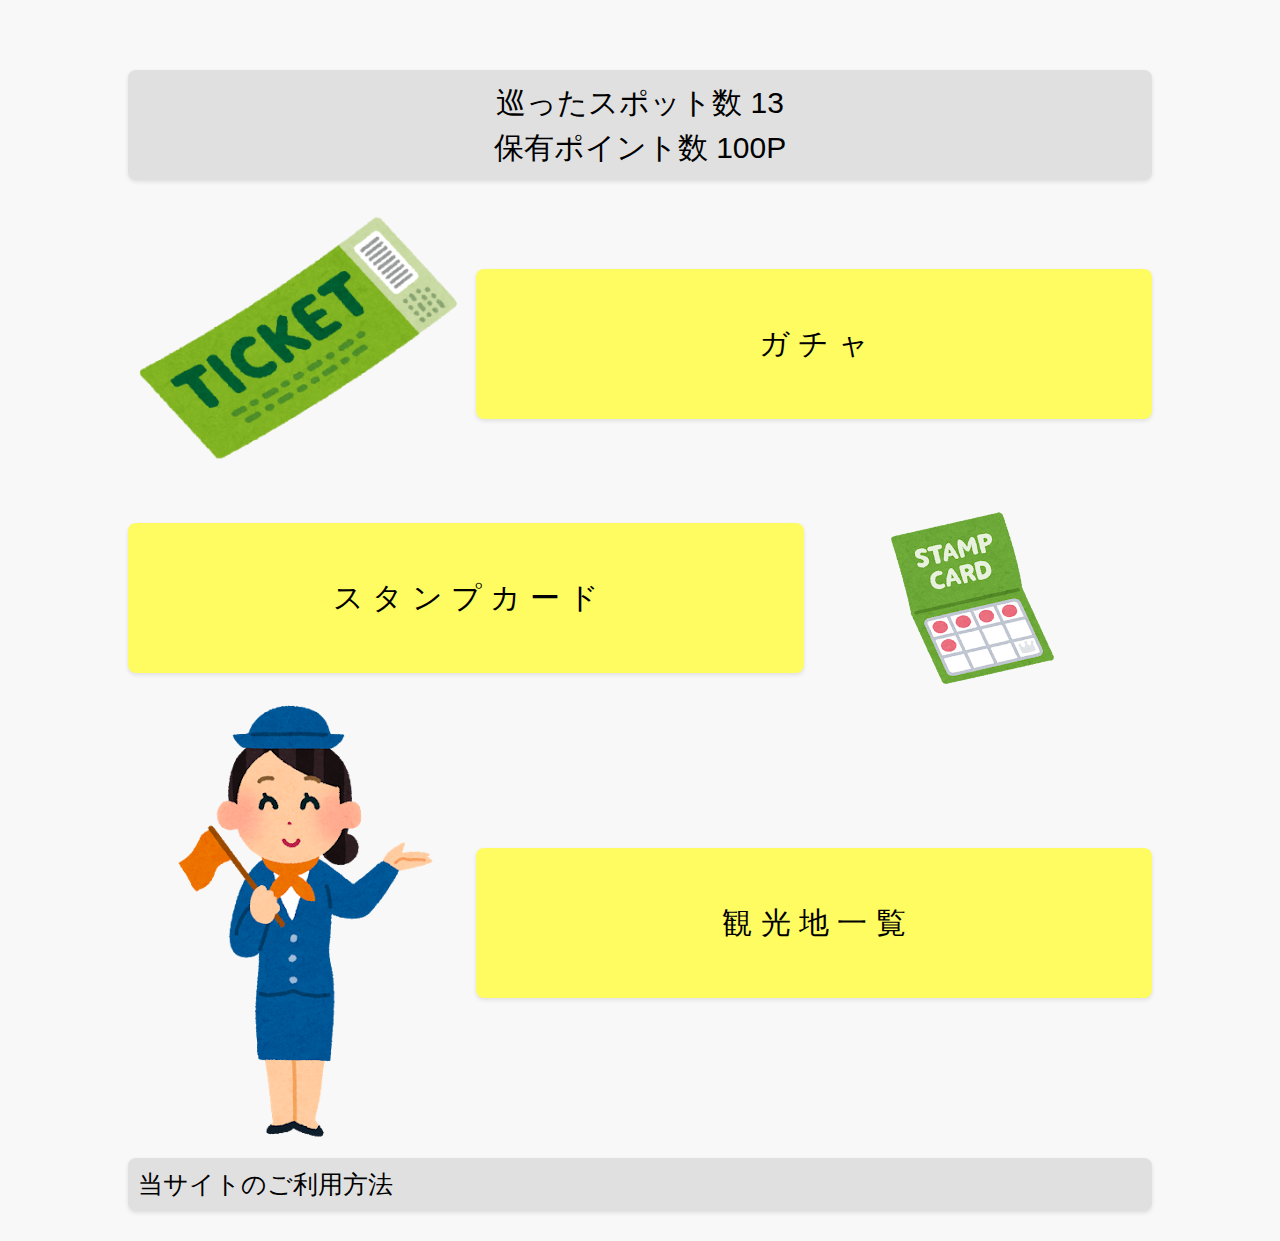
<file: index.html>
<!DOCTYPE html>
<html lang="ja">

<head>
    <meta charset="UTF-8">
    <meta name="viewport" content="width=device-width, initial-scale=1.0">
    <title>旅ガチャ</title>
    <style>
        body {
            font-family: 'Arial', sans-serif;
            margin: 0;
            padding: 0;
            display: flex;
            flex-direction: column;
            align-items: center;
            background-color: #f8f8f8;
        }

        .container {
            width: 100%;
            max-width: 80%;
            padding: 20px;
            margin-top: 50px;
        }

        .info,
        .usage {
            background-color: #e0e0e0;
            padding: 10px;
            font-size: 25px;
            border-radius: 8px;
            box-shadow: 0 2px 4px rgba(0, 0, 0, 0.1);
            margin-bottom: 10px;
        }

        .usage a{
            text-decoration: none;
            color: black;
        }

        .info {
            font-size: 30px;
            line-height: 1.5;
            text-align: center;
        }

        .gacha,
        .stamp-rally,
        .sightseeing {
            display: flex;
            align-items: center;
            justify-content: space-between;
            margin-bottom: 10px;
        }

        .gacha img,
        .stamp-rally img,
        .sightseeing img {
            max-width: 100%;
            height: auto;
        }

        .image,
        .button {
            display: flex;
            align-items: center;
            justify-content: center;
        }

        .image {
            flex: 1;
            margin-right: 10px;
        }

        .button {
            flex: 2;
            height: 150px;
            background-color: #fffc62;
            box-shadow: 0 2px 4px rgba(0, 0, 0, 0.1);
            border-radius: 8px;
            font-size: 30px;
            display: flex;
            align-items: center;
            justify-content: center;
            text-align: center;
        }

        .button a {
            display: flex;
            align-items: center;
            justify-content: center;
            width: 100%;
            height: 100%;
            text-decoration: none;
            color: inherit;
        }
    </style>
</head>

<body>

    <div class="container">
        <div class="info">
            巡ったスポット数 13<br>
            保有ポイント数 100P
        </div>
        <div class="gacha">
            <div class="image">
                <img src="/image/ticket_green.png" alt="Stamp Card">
            </div>
            <div class="button">
                <a href="gacha.html">ガ チ ャ</a>
            </div>
        </div>
        <div class="stamp-rally">
            <div class="button">
                <a href="stampCard.html">ス タ ン プ カ ー ド</a>
            </div>
            <div class="image">
                <img src="/image/shopping_stamp_card.png" alt="Stamp Card">
            </div>
        </div>
        <div class="sightseeing">
            <div class="image">
                <img src="/image/job_guide_tour.png" alt="Guide">
            </div>
            <div class="button">
                <a href="sightseeing.html">観 光 地 一 覧</a>
            </div>
        </div>

        <div class="usage">
            <a href="Howtouse.html">当サイトのご利用方法</a>
        </div>
    </div>

    <footer>

    </footer>
</body>

</html>
</file>
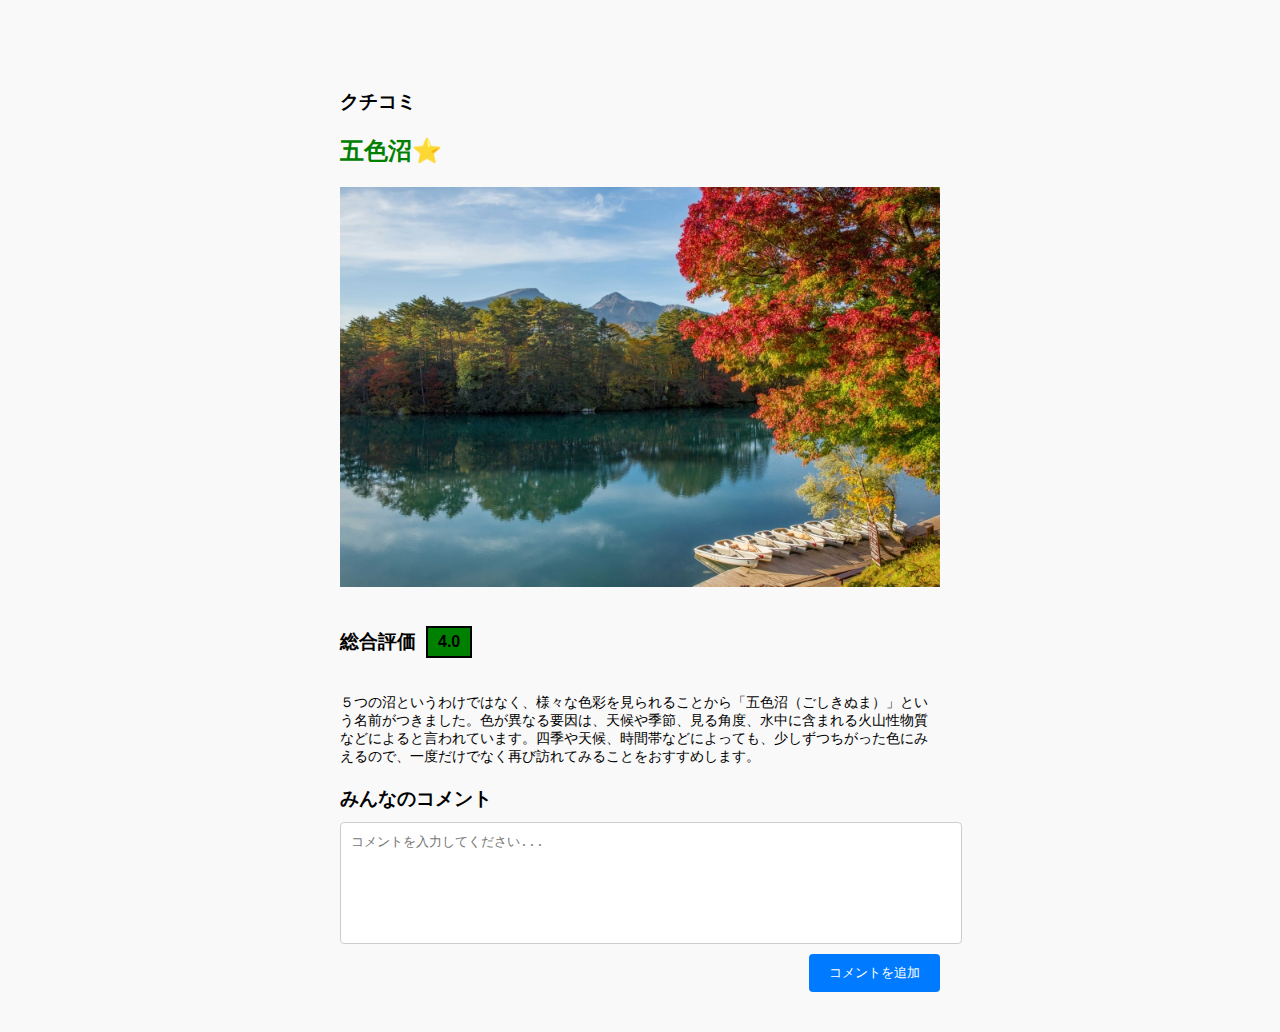
<file: detai.html>
<!DOCTYPE html>
<html lang="ja">
<head>
    <meta charset="UTF-8">
    <meta name="viewport" content="width=device-width, initial-scale=1.0">
    <title>使い方画面</title>
    <style>
        body {
            font-family: Arial, sans-serif;
            margin: 0;
            padding: 20px;
            background-color: #f9f9f9;
        }
        .container {
            max-width: 600px;
            margin: auto;
            padding-top: 50px; /* ヘッダーの隙間 */
        }
        h2 {
            color: green;
        }
        .image-container {
            width: 100%;
            height: auto;
            margin-bottom: 20px;
        }
        .rating-container {
            display: flex;
            align-items: center;
            margin-bottom: 20px;
        }
        .rating-box {
            border: 2px solid black;
            background-color: green;
            color: black;
            padding: 5px 10px;
            margin-left: 10px;
            font-weight: bold;
        }
        .detail-text {
            font-size: 14px;
            margin-bottom: 20px;
        }
        .comment-section h3 {
            margin-bottom: 10px;
        }
        .comment-box {
            width: 100%;
            height: 100px;
            margin-bottom: 20px;
            padding: 10px;
            border: 1px solid #ccc;
            border-radius: 5px;
            font-size: 14px;
        }
        .comments-display {
            margin-bottom: 20px;
        }
        .comment {
            background-color: #f1f1f1;
            border-radius: 5px;
            padding: 10px;
            margin-bottom: 10px;
        }
        .comment-form {
            display: flex;
            flex-direction: column;
        }
        .comment-form textarea {
            width: 100%;
            height: 100px;
            margin-bottom: 10px;
            padding: 10px;
            border-radius: 4px;
            border: 1px solid #ccc;
            resize: none;
        }
        .comment-form button {
            align-self: flex-end;
            padding: 10px 20px;
            border: none;
            background-color: #007BFF;
            color: #fff;
            border-radius: 4px;
            cursor: pointer;
        }
        .comment-form button:hover {
            background-color: #0056b3;
        }
    </style>
</head>
<body>
    <div class="container">
        <h3>クチコミ</h3>
        <h2>五色沼⭐️</h2>
        <div class="image-container">
            <img src="/image/008-750x500_c.jpg" alt="五色沼" style="width:100%; height:auto;">
        </div>
        <div class="rating-container">
            <h3>総合評価</h3>
            <div class="rating-box">4.0</div>
        </div>
        <div class="detail-text">
            ５つの沼というわけではなく、様々な色彩を見られることから「五色沼（ごしきぬま）」という名前がつきました。色が異なる要因は、天候や季節、見る角度、水中に含まれる火山性物質などによると言われています。四季や天候、時間帯などによっても、少しずつちがった色にみえるので、一度だけでなく再び訪れてみることをおすすめします。
        </div>
        <div class="comment-section">
            <h3>みんなのコメント</h3>
            <div class="comment-section">
                <div class="comment-form">
                    <textarea id="commentInput" placeholder="コメントを入力してください..."></textarea>
                    <button onclick="addComment()">コメントを追加</button>
                </div>
                <div class="comments-display" id="commentsDisplay">
                    <!-- コメントがここに表示されます -->
                </div>
            </div>
        </div>
    
        <script>
            function addComment() {
                const commentInput = document.getElementById('commentInput');
                const commentsDisplay = document.getElementById('commentsDisplay');
    
                if (commentInput.value.trim() === "") {
                    alert("コメントを入力してください。");
                    return;
                }
    
                const newComment = document.createElement('div');
                newComment.classList.add('comment');
                newComment.textContent = commentInput.value;
                
                commentsDisplay.appendChild(newComment);
                commentInput.value = "";
            }
        </script>
    </body>
</file>
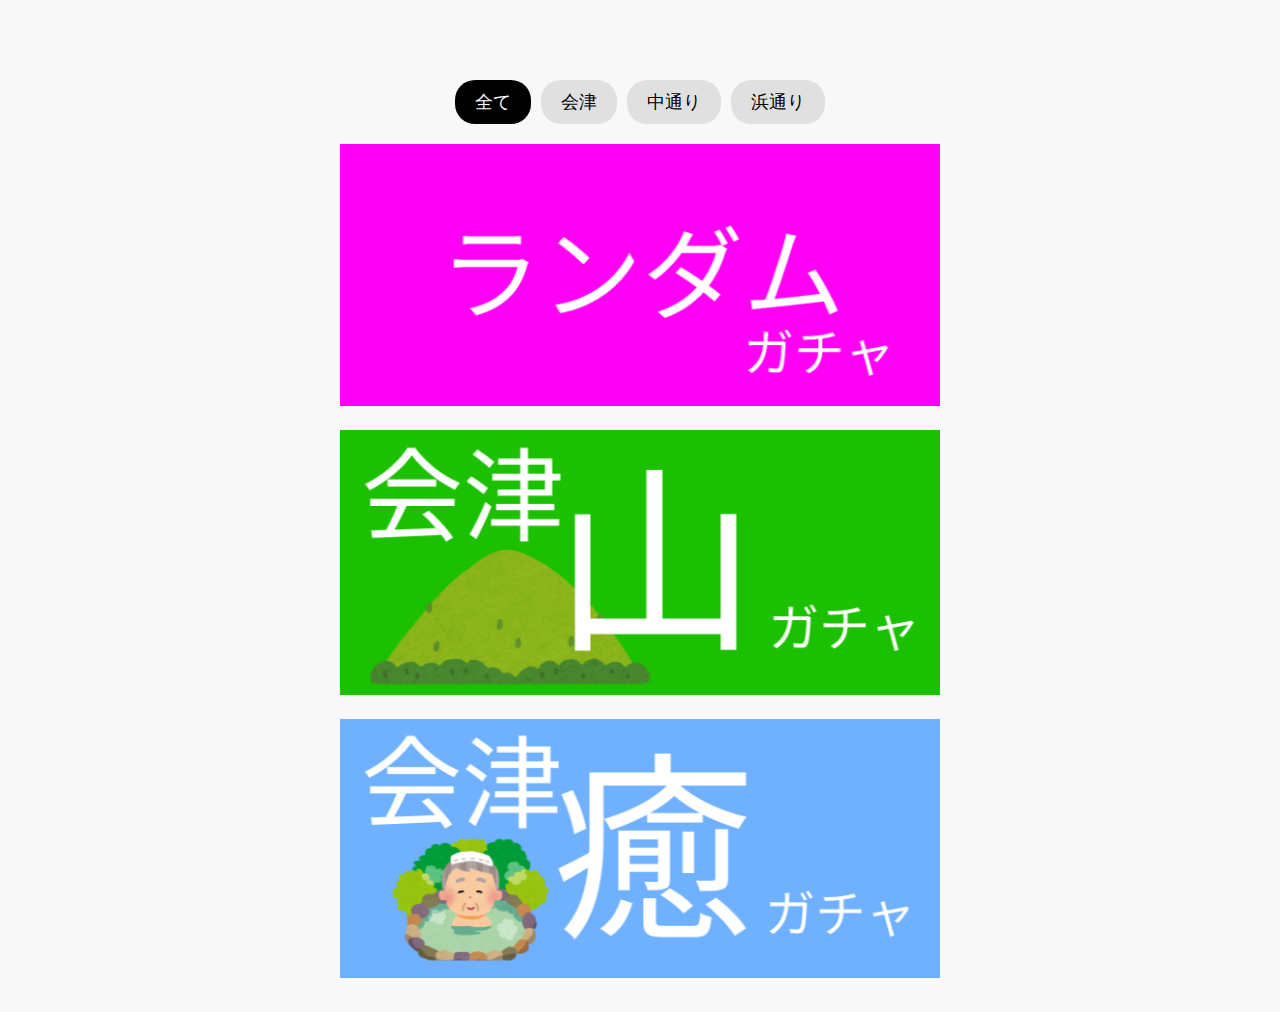
<file: gacha.html>
<!DOCTYPE html>
<html lang="ja">

<head>
    <meta charset="UTF-8">
    <meta name="viewport" content="width=device-width, initial-scale=1.0">
    <title>旅ガチャ</title>
    <style>
        body {
            font-family: 'Arial', sans-serif;
            margin: 0;
            padding: 0;
            display: flex;
            flex-direction: column;
            align-items: center;
            background-color: #f8f8f8;
        }

        .tabs {
            width: 100%;
            display: flex;
            justify-content: center;
            margin: 10px 0;
        }

        .tabs button {
            padding: 10px 20px;
            margin: 0 5px;
            border: none;
            border-radius: 20px;
            background-color: #e0e0e0;
            cursor: pointer;
            font-size: 18px;
        }

        .tabs button.active {
            background-color: #000;
            color: #fff;
        }

        .container {
            width: 100%;
            max-width: 600px;
            padding: 20px;
            margin-top: 50px;
            display: flex;
            flex-direction: column;
            align-items: center;
        }

        .gacha-item img {
            width: 100%;
            margin: 10px 0px;
        }
    </style>
</head>

<body>

    <div class="container">
        <div class="tabs">
            <button class="active">全て</button>
            <button class="Aizu">会津</button>
            <button class="Nakadori">中通り</button>
            <button class="Hamadori">浜通り</button>
        </div>

        <div class="gacha-item">
            <a href="/gacha_randum.html"><img src="/image/ランダム.png" alt="ランダムガチャ"></a>
        </div>
        <div class="gacha-item">
            <a href=""><img src="/image/会津 山.png" alt="ランダムガチャ"></a>
        </div>
        <div class="gacha-item">
            <a href=""><img src="/image/会津 癒.png" alt="ランダムガチャ"></a>
        </div>
    </div>
</body>

</html>
</file>
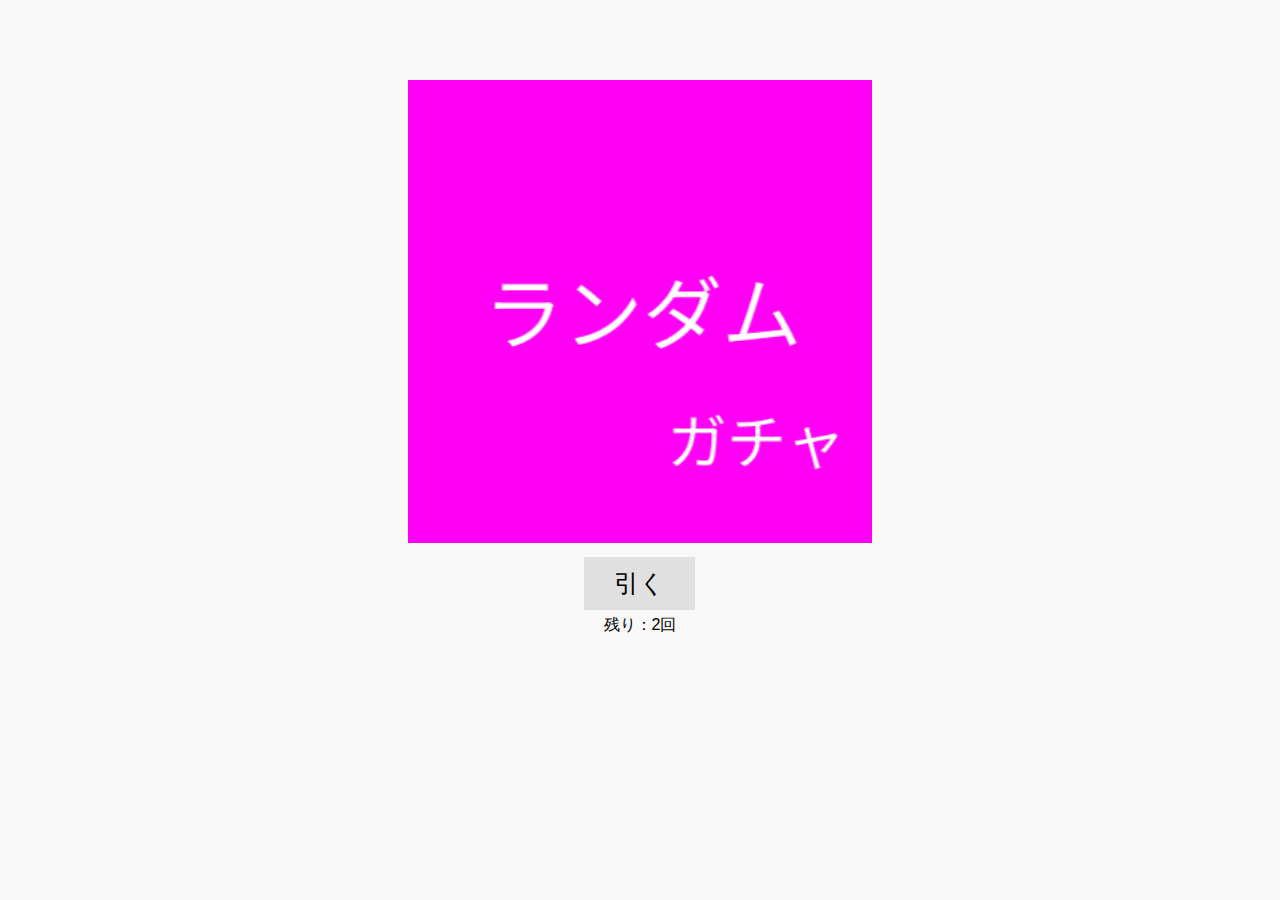
<file: gacha_randum.html>
<!DOCTYPE html>
<html lang="ja">

<head>
    <meta charset="UTF-8">
    <meta name="viewport" content="width=device-width, initial-scale=1.0">
    <title>旅ガチャ</title>
    <style>
        body {
            font-family: 'Arial', sans-serif;
            margin: 0;
            padding: 0;
            display: flex;
            flex-direction: column;
            align-items: center;
            background-color: #f8f8f8;
        }

        .container {
            width: 100%;
            max-width: 600px;
            padding: 20px;
            margin-top: 50px;
            display: flex;
            flex-direction: column;
            align-items: center;
        }

        .gacha-item {
            text-align: center;
        }

        .gacha-item img {
            width: 100%;
            margin: 10px 0px;
        }

        button {
            padding: 10px 30px;
            border: none;
            background-color: #e0e0e0;
            cursor: pointer;
            justify-content: center;
            font-size: 25px;
        }

        .smallText{
            margin: 5px 0px;
        }
    </style>
</head>

<body>
    <div class="container">
        
        <div class="gacha-item">
            <img src="/image/ランダム正方形.png" alt="ランダムガチャ">

            <button onclick="location.href='/gachaResult.html'">引く</button>
            <div class="smallText">残り：2回</div>
        </div>
    </div>
</body>

</html>
</file>
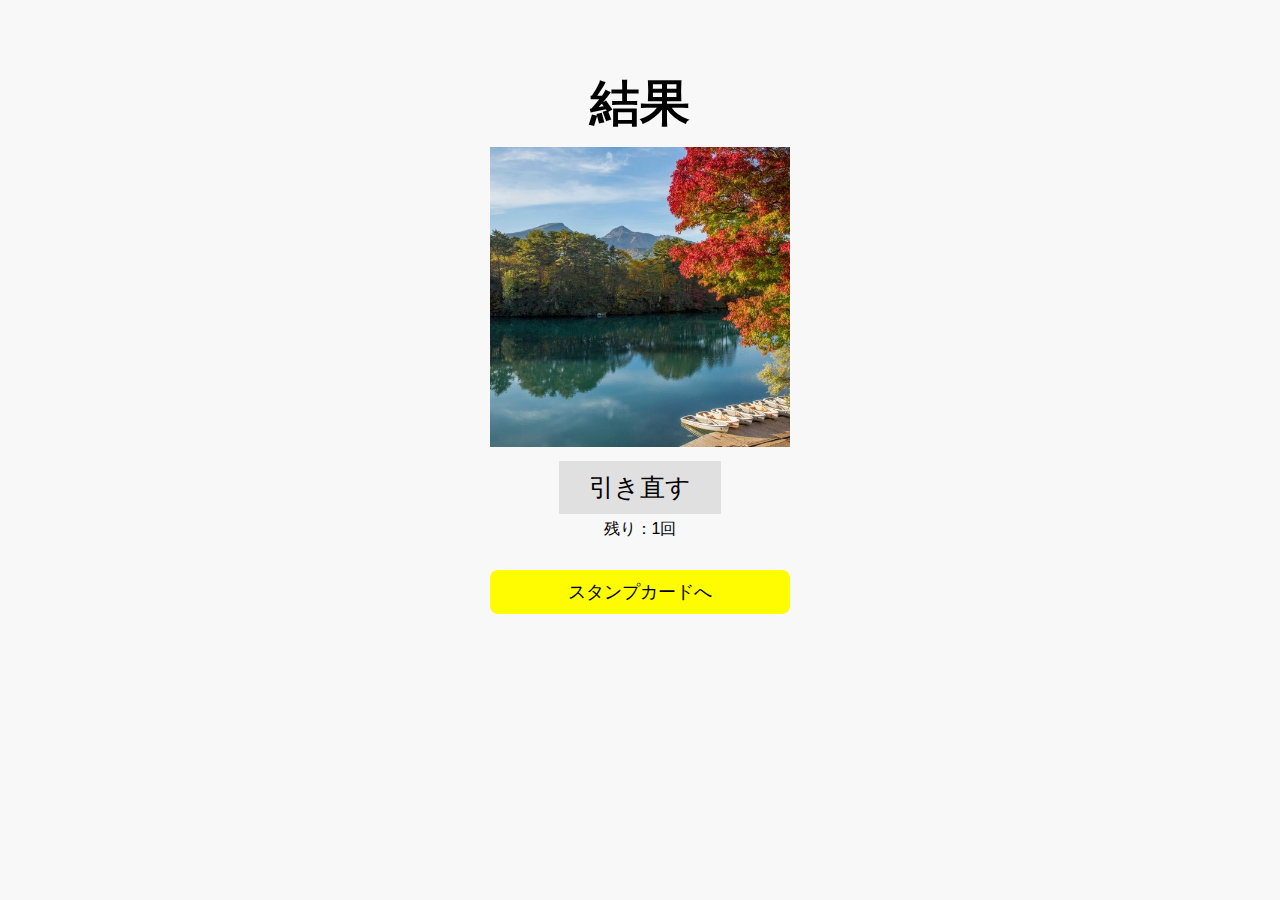
<file: gachaResult.html>
<!DOCTYPE html>
<html lang="ja">

<head>
    <meta charset="UTF-8">
    <meta name="viewport" content="width=device-width, initial-scale=1.0">
    <title>旅ガチャ</title>
    <style>
        body {
            font-family: 'Arial', sans-serif;
            margin: 0;
            padding: 0;
            display: flex;
            flex-direction: column;
            align-items: center;
            background-color: #f8f8f8;
        }

        .container {
            width: 100%;
            max-width: 600px;
            padding: 20px;
            margin-top: 50px;
            display: flex;
            flex-direction: column;
            align-items: center;
        }

        .gacha-item {
            text-align: center;
        }

        .gacha-item h1 {
            font-size: 50px;
            margin: 0;
        }

        .gacha-item img {
            width: 300px;
            margin: 10px 0px;
        }

        button {
            padding: 10px 30px;
            border: none;
            background-color: #e0e0e0;
            cursor: pointer;
            font-size: 25px;
        }

        .smallText {
            margin: 5px 0px;
        }

        .button {
            background-color: rgb(255, 251, 0);
            border-radius: 8px;
            margin: 30px 0;
            padding: 10px;
        }

        .button a {
            text-decoration: none;
            color: #000;
            font-size: 18px;
        }
    </style>
</head>

<body>

    <div class="container">
        <div class="gacha-item">
            <h1>結果</h1>
            <div class="result">
                <img src="/image/GoshikiNuma.jpg" alt="ランダムガチャ">
            </div>

            <button>引き直す</button>
            <div class="smallText">残り：1回</div>
            <div class="button">
                <a href="stampCard.html">スタンプカードへ</a>
            </div>
        </div>
    </div>
</body>

</html>
</file>
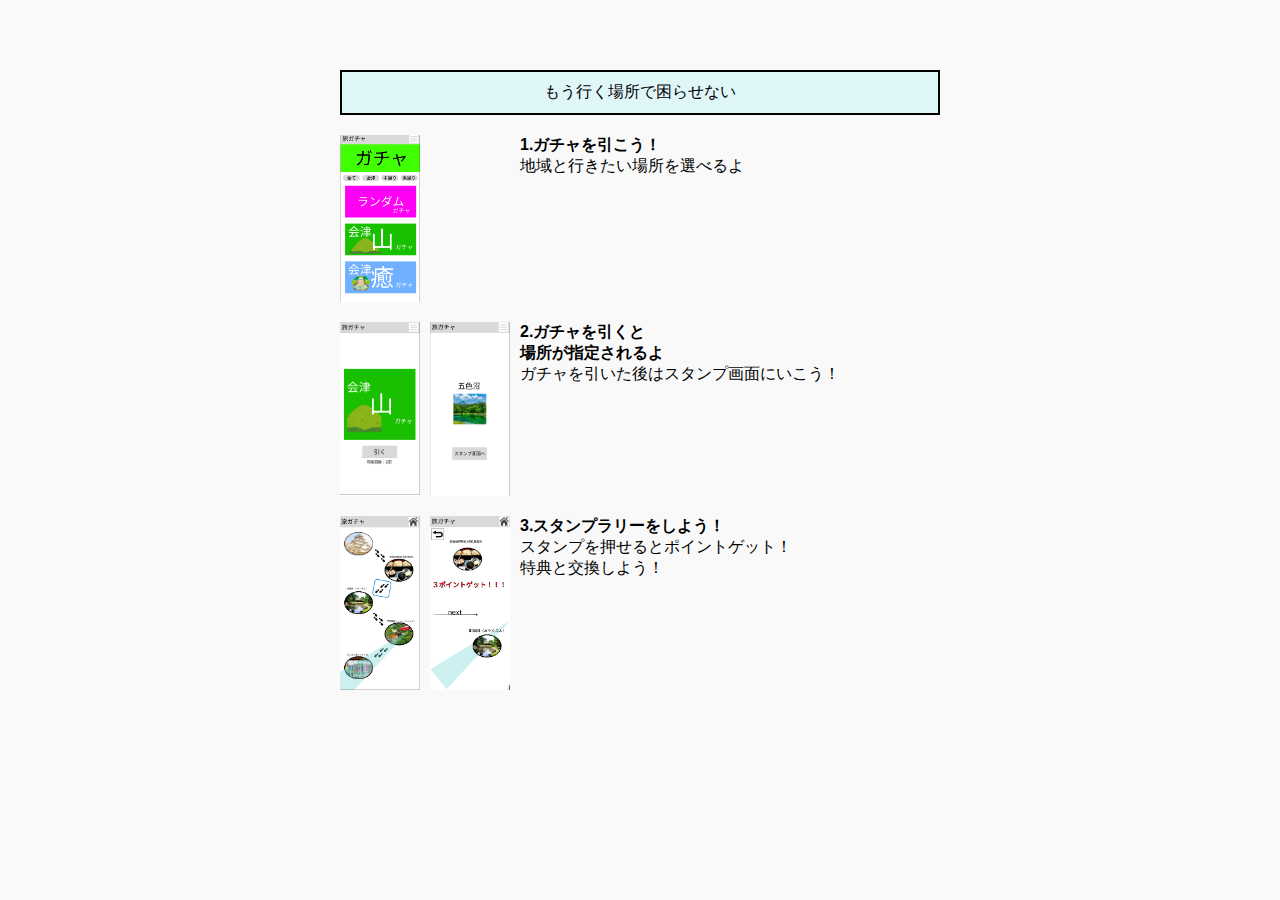
<file: Howtouse.html>
<!DOCTYPE html>
<html lang="ja">
<head>
    <meta charset="UTF-8">
    <meta name="viewport" content="width=device-width, initial-scale=1.0">
    <title>使い方画面</title>
    <style>
        body {
            font-family: Arial, sans-serif;
            margin: 0;
            padding: 20px;
            background-color: #f9f9f9;
        }
        .container {
            max-width: 600px;
            margin: auto;
            padding-top: 50px; /* ヘッダーの隙間 */
        }
        .header-box {
            border: 2px solid #000;
            background-color: #e0f7fa;
            padding: 10px;
            text-align: center;
            margin-bottom: 20px;
        }
        .section.section.vertical {
            display: flex;
            margin-bottom: 20px;
        }
        
        .section p {
            margin: 0;
            font-size: 16px;
        }
        .section.vertical img {
            max-width: 80px;
            max-height: 200px;
            margin-right: 10px;
        }
    </style>
</head>
<body>
    <div class="container">
        <div class="header-box">
            もう行く場所で困らせない
        </div>
        <div class="section vertical">
            <img src="/image/スクリーンショット 2024-05-14 12.00.14.png" alt="gachaselect">
            <img src= "/image/スクリーンショット 2024-05-22 13.35.00.png">
            <p><b>1.ガチャを引こう！</b><br>地域と行きたい場所を選べるよ</p>
        </div>
        <div class="section vertical">
            <img src="/image/スクリーンショット 2024-05-22 13.24.51.png"alt="gatyawhere">
            <img src="/image/スクリーンショット 2024-05-22 13.25.04.png">
            <p><b>2.ガチャを引くと<br>場所が指定されるよ</b><br>ガチャを引いた後はスタンプ画面にいこう！</p>
        </div>
        <div class="section vertical">
            <img src="/image/スクリーンショット 2024-05-22 13.25.31.png"alt= "stamprally">
            <img src="/image/スクリーンショット 2024-05-22 13.25.50.png"alt= "stamprally">
            <p><b>3.スタンプラリーをしよう！</b><br>スタンプを押せるとポイントゲット！<br>特典と交換しよう！</p>
        </div>
    </div>
</body>
</html>
</file>
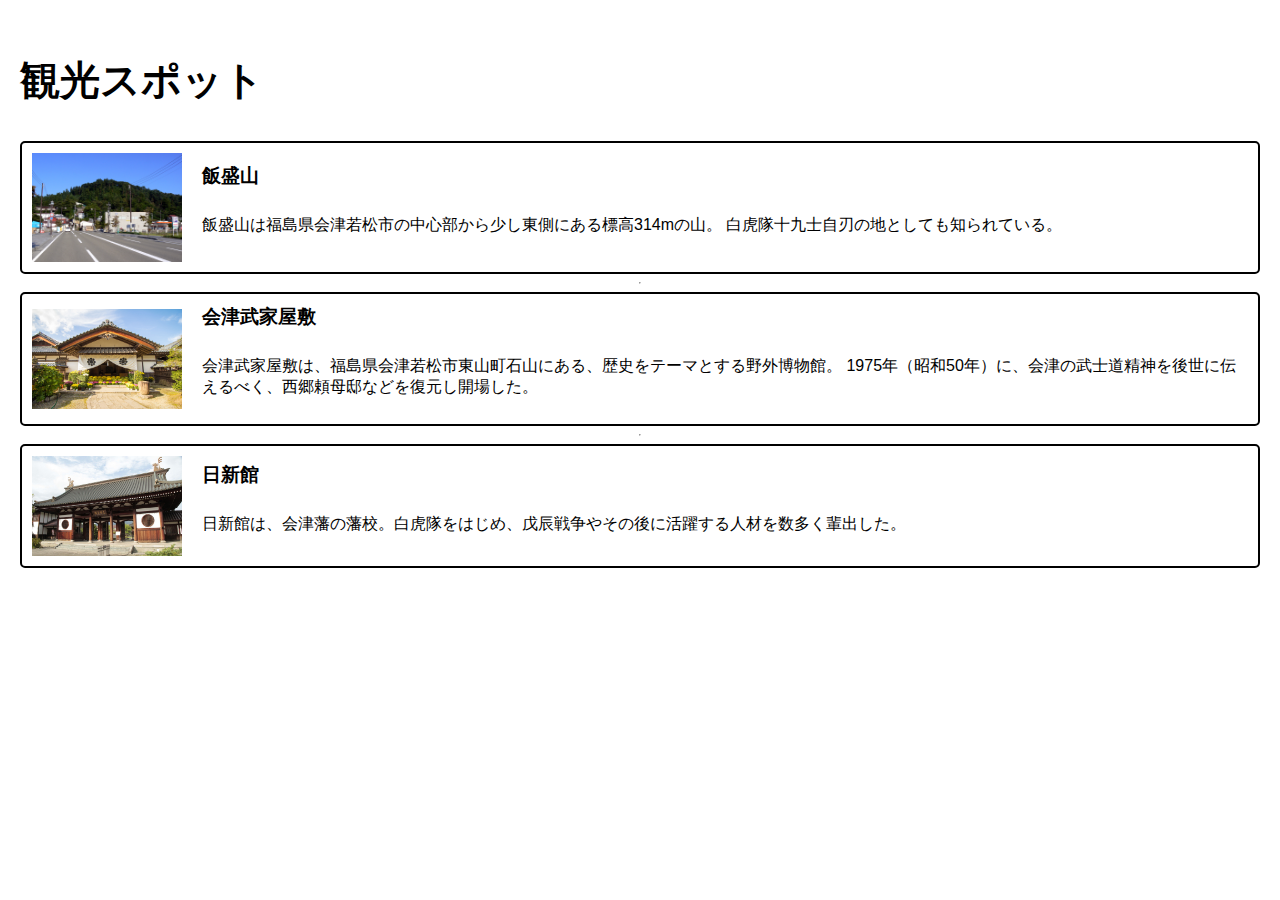
<file: sightseeing.html>
<!DOCTYPE html>
<html lang="ja">

<head>
    <meta charset="UTF-8">
    <meta name="viewport" content="width=device-width, initial-scale=1.0">
    <title>観光スポット一覧</title>
    <style>
        body {
            font-family: Arial, sans-serif;
            margin: 0;
            padding: 0;
            box-sizing: border-box;
        }

        .header-container {
            background-color: #333;
            color: white;
            padding: 10px;
            display: flex;
            justify-content: space-between;
            align-items: center;
        }

        main {
            padding: 20px;
        }

        .spot-list {
            display: flex;
            flex-direction: column;
        }

        .spot-list h2 {
            font-size: 40px;
        }

        .spot {
            display: flex;
            border: 2px solid #000000;
            border-radius: 5px;
            overflow: hidden;
            padding: 10px;
            align-items: center;
            text-decoration: none;
            color: inherit;
        }

        .spot img {
            width: 150px;
            height: auto;
            margin-right: 20px;
        }

        .spot-details {
            display: flex;
            flex-direction: column;
        }

        .spot h3 {
            margin: 0 0 10px;
        }

        footer {
            background-color: #333;
            color: white;
            text-align: center;
            padding: 10px 0;
            position: fixed;
            width: 100%;
            bottom: 0;
        }
    </style>
</head>

<body>
    <main>
        <section class="spot-list">
            <h2>観光スポット</h2>
            <a href="detai.html" class="spot">
                <img src="/image/Yama.jpg" alt="観光スポット1">
                <div class="spot-details">
                    <h3>飯盛山</h3>
                    <p>飯盛山は福島県会津若松市の中心部から少し東側にある標高314mの山。
                        白虎隊十九士自刃の地としても知られている。
                    </p>
                </div>
            </a>

            <hr>

            <a href="detai.html" class="spot">
                <img src="/image/Ysiki.jpg" alt="観光スポット2">
                <div class="spot-details">
                    <h3>会津武家屋敷</h3>
                    <p>会津武家屋敷は、福島県会津若松市東山町石山にある、歴史をテーマとする野外博物館。
                        1975年（昭和50年）に、会津の武士道精神を後世に伝えるべく、西郷頼母邸などを復元し開場した。
                    </p>
                </div>
            </a>

            <hr>

            <a href="detai.html" class="spot">
                <img src="/image/kan.jpg" alt="観光スポット3">
                <div class="spot-details">
                    <h3>日新館</h3>
                    <p>日新館は、会津藩の藩校。白虎隊をはじめ、戊辰戦争やその後に活躍する人材を数多く輩出した。</p>
                </div>
            </a>
        </section>
    </main>

</body>

</html>
</file>
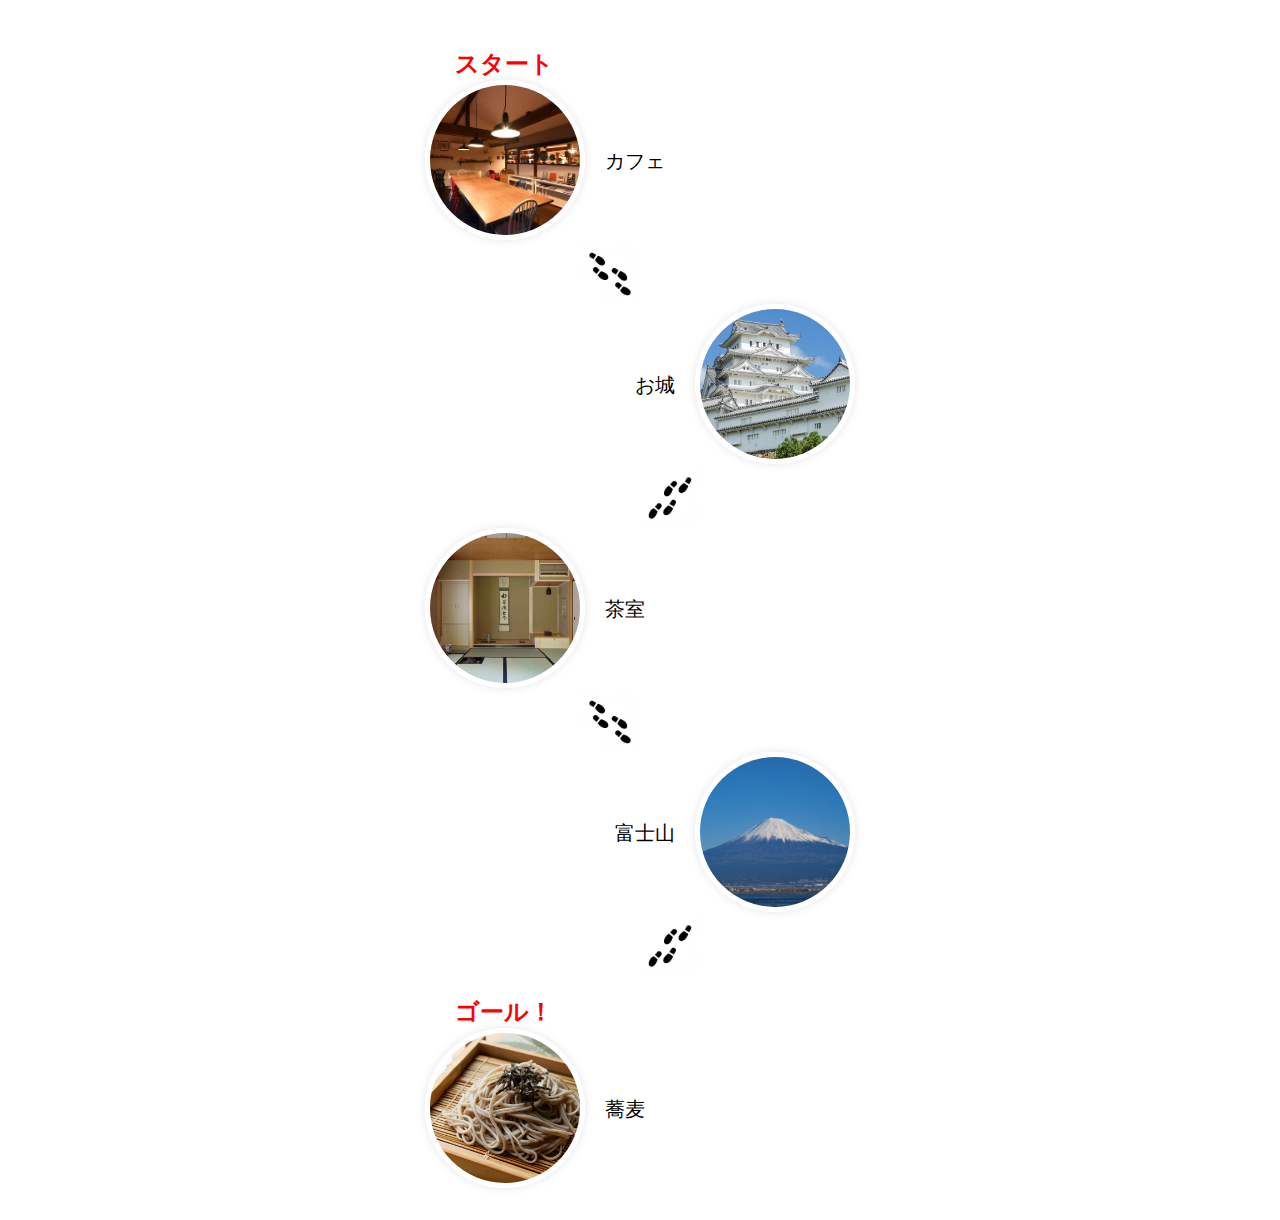
<file: stampCard.html>
<!DOCTYPE html>
<html lang="ja">

<head>
    <meta charset="UTF-8">
    <meta name="viewport" content="width=device-width, initial-scale=1.0">
    <title>旅のルート</title>
    <style>
        body {
            font-family: 'Arial', sans-serif;
            background-color: #ffffff;
            display: flex;
            justify-content: center;
        }

        h2{
            color: red;
            margin-left: 30px;
            margin-bottom: 0;
        }
        
        .route {
            position: relative;
            margin: 20px;
        }

        .location {
            display: flex;
            align-items: center;
        }

        .L{
            margin-right: 15    0px;
        }

        .R{
            margin-left: 150px;
            text-align: right;
        }

        .location img {
            border-radius: 50%;
            width: 150px;   
            height: 150px;
            object-fit: cover;
            border: 5px solid #fff;
            box-shadow: 0 0 10px rgba(0, 0, 0, 0.1);
        }

        .description {
            font-size: 20px;
            width: 100px;
        }

        .right {
            margin-left: 20px;
        }

        .left {
            margin-right: 20px;
        }

        .footprints {
            width: 60px;
            height: auto;
        }

        .Leg {
            display: flex;
            width: 100%;
        }

        .LLeg {
            display: flex;
            justify-content: flex-start;
            flex: 1;
        }

        .RLeg {
            display: flex;
            justify-content: flex-end;
            flex: 1;
        }
    </style>
</head>

<body>
    <div class="route">
        <h2>スタート</h2>
        <div class="location ">
            <a href="stampCardPass.html"><img src="/image/cafe.jpg" alt="Cafe"></a>
            <div class="description right">
                <p>カフェ</p>
            </div>
        </div>

        <div class="Leg">
            <div class="RLeg">
                <img src="/image/AsiatoR.jpg" class="footprints"></div>
            <div class="LLeg"></div>
        </div>

        <div class="location R">
            <div class="description left">
                <p>お城</p>
            </div>
            <a href="stampCardPass.html"><img src="/image/castle.jpg" alt="Castle"></a>
        </div>

        <div class="Leg">
            <div class="RLeg"></div>
            <div class="LLeg"><img src="/image/AsiatoL.jpg" class="footprints"></div>
        </div>

        <div class="location L">
            <a href="stampCardPass.html"><img src="/image/chashitu.jpg" alt="Tea Room"></a>
            <div class="description right">
                <p>茶室</p>
            </div>
        </div>

        <div class="Leg">
            <div class="RLeg"><img src="/image/AsiatoR.jpg" class="footprints"></div>
            <div class="LLeg">
                
            </div>
        </div>

        <div class="location R">
            <div class="description left">
                <p>富士山</p>
            </div>
            <a href="stampCardPass.html"><img src="/image/fujiyama.jpg" alt="Mount Fuji"></a>
        </div>

        <div class="Leg">
            <div class="RLeg">
                
            </div>
            <div class="LLeg"><img src="/image/AsiatoL.jpg" class="footprints"></div>
        </div>

        <h2>ゴール！</h2>
        <div class="location L">
            <a href="stampCardPass.html"><img src="/image/Soba.jpg" alt="Soba"></a>
            <div class="description right">
                <p>蕎麦</p>
            </div>
        </div>
    </div>
</body>

</html>
</file>
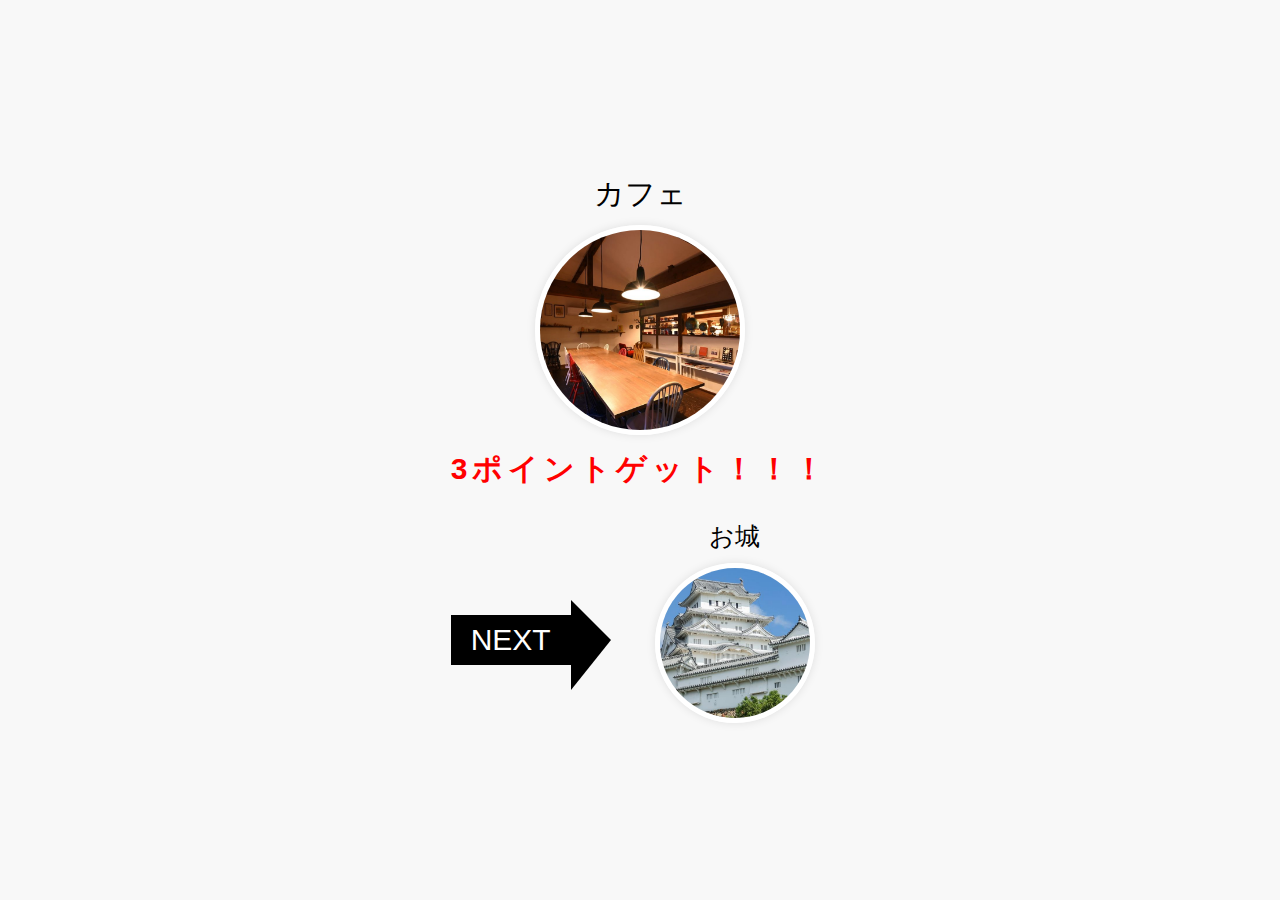
<file: stampCardGetPoint.html>
<!DOCTYPE html>
<html lang="ja">

<head>
    <meta charset="UTF-8">
    <meta name="viewport" content="width=device-width, initial-scale=1.0">
    <title>店員パスワード</title>
    <style>
        body {
            font-family: 'Arial', sans-serif;
            background-color: #f8f8f8;
            display: flex;
            flex-direction: column;
            align-items: center;
            justify-content: center;
            height: 100vh;
            margin: 0;
        }

        img {
            width: 200px;
            height: 200px;
            object-fit: cover;
            border-radius: 50%;
            border: 5px solid #fff;
            box-shadow: 0 0 10px rgba(0, 0, 0, 0.1);
        }

        .container {
            text-align: center;
            max-width: 600px;
            text-align: center;
        }

        .description {
            font-size: 30px;
            margin-bottom: 10px;
        }

        .message p {
            font-size: 30px;
            color: red;
            font-weight: bold;
            letter-spacing: 5px;
            margin-top: 10px;
        }

        .arrow {
            display: flex;
            position: relative;
            width: 120px;
            height: 50px;
            background: #000000;
        }

        .arrow::after {
            content: "";
            position: absolute;
            right: -40px;
            top: -30%;
            border-left: 40px solid;
            border-top: 40px solid transparent;
            border-bottom: 50px solid transparent;
        }

        .arrow::before {
            content: "NEXT";
            color: white;
            font-size: 30px;
            margin: auto;
        }

        .next {
            display: flex;
        }

        .left {
            flex: 1;
            margin-top: 95px;
        }

        .right {
            flex: 1;
        }

        .right p {
            margin: 0px;
            font-size: 25px;
        }


        .nextContent {
            text-align: center;
        }

        .nextContent p {
            font-size: 20px;
            text-align: center;
        }

        .nextContent img {
            width: 150px;
            height: 150px;
        }
    </style>
</head>

<body>
    <div class="container">
        <div class="description">カフェ</div>
        <div class="content">
            <img src="/image/cafe.jpg" alt="Food">
        </div>
        <div class="message">
            <p>3ポイントゲット！！！</p>
        </div>

        <div class="next">
            <div class="left">
                <div class="arrow"></div>
            </div>

            <div class="right">
                <div class="description">
                    <p>お城</p>
                </div>
                <div class="nextContent">
                    <a href="stampCard.html"><img src="/image/castle.jpg" alt="Food"></a>
                </div>
            </div>
        </div>
    </div>
</body>

</html>
</file>
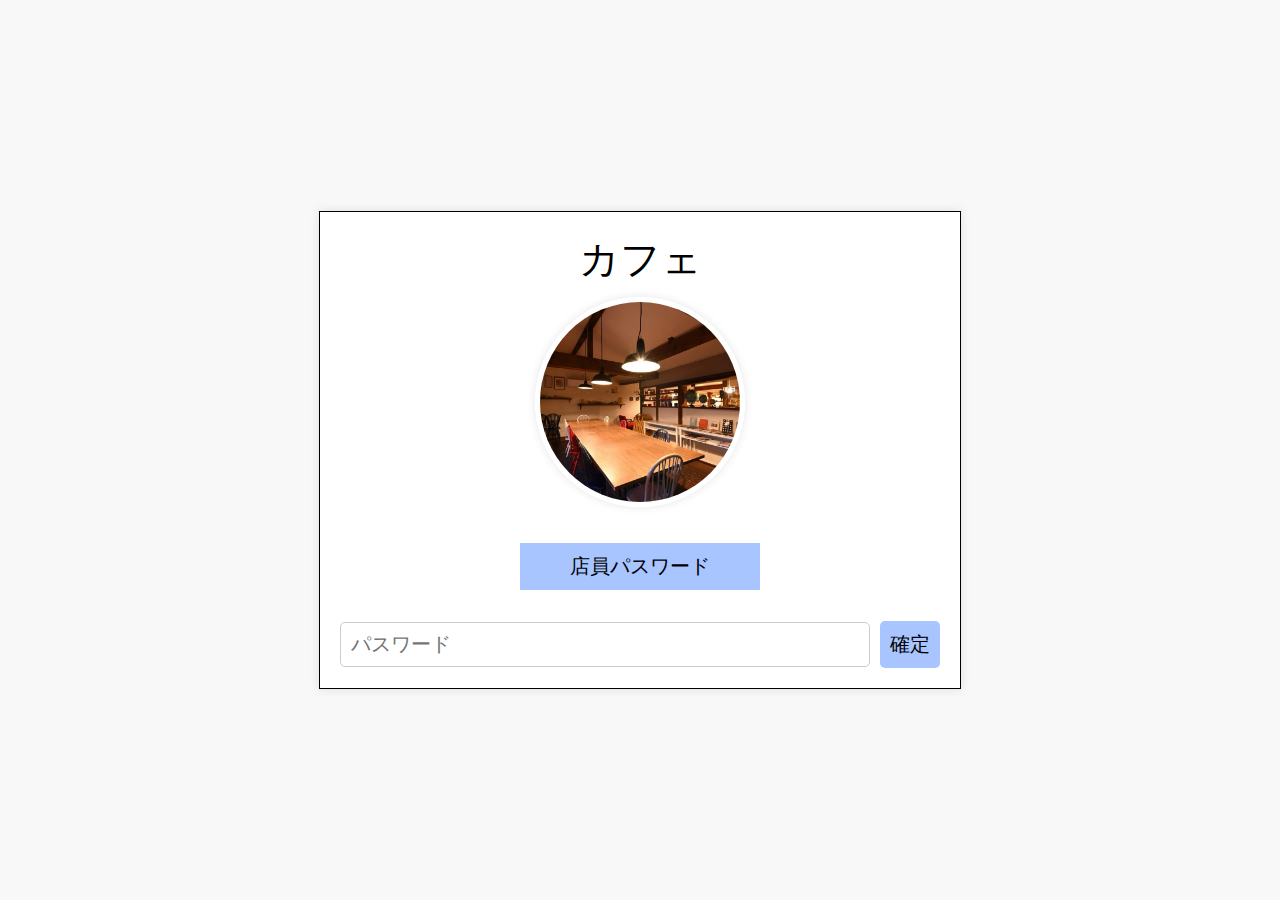
<file: stampCardPass.html>
<!DOCTYPE html>
<html lang="ja">

<head>
    <meta charset="UTF-8">
    <meta name="viewport" content="width=device-width, initial-scale=1.0">
    <title>店員パスワード</title>
    <style>
        body {
            font-family: 'Arial', sans-serif;
            background-color: #f8f8f8;
            display: flex;
            flex-direction: column;
            align-items: center;
            justify-content: center;
            height: 100vh;
            margin: 0;
        }

        .container {
            text-align: center;
            max-width: 600px;
            width: 50%;
            border: 1px solid #000;
            padding: 20px;
            box-shadow: 0 0 10px rgba(0, 0, 0, 0.1);
            background-color: #fff;
        }

        .content img {
            width: 200px;
            height: 200px;
            object-fit: cover;
            border-radius: 50%;
            border: 5px solid #fff;
            box-shadow: 0 0 10px rgba(0, 0, 0, 0.1);
        }

        .description {
            font-size: 40px;
            margin-bottom: 10px;
        }

        .password {
            margin: 20px 0;
            padding: 10px 50px;
            font-size: 20px;
            height: 50px;
            display: flex;  
            align-items: center;
            justify-content: center;
        }

        .password p{
            background-color: #a8c5ff;
            padding: 10px 50px;
        }

        .input-container {
            display: flex;
            justify-content: center;
            align-items: center;
            margin-top: 20px;
        }

        .input-container input {
            padding: 10px;
            font-size: 20px;
            border: 1px solid #ccc;
            border-radius: 5px;
            flex: 1;
        }

        .input-container button {
            padding: 10px;
            font-size: 20px;
            background-color: #a8c5ff;
            border: none;
            cursor: pointer;
            border-radius: 5px;
            margin-left: 10px;
        }
    </style>
</head>

<body>
    <div class="container">
        <div class="description">カフェ</div>
        <div class="content">
            <img src="/image/cafe.jpg" alt="Food">
        </div>
        <div class="password">
            <p>店員パスワード</p>
        </div>
        <div class="input-container">
            <input type="password" placeholder="パスワード">
            <button onclick="location.href='/stampCardGetPoint.html'">確定</button>
        </div>
    </div>
</body>

</html>
</file>
